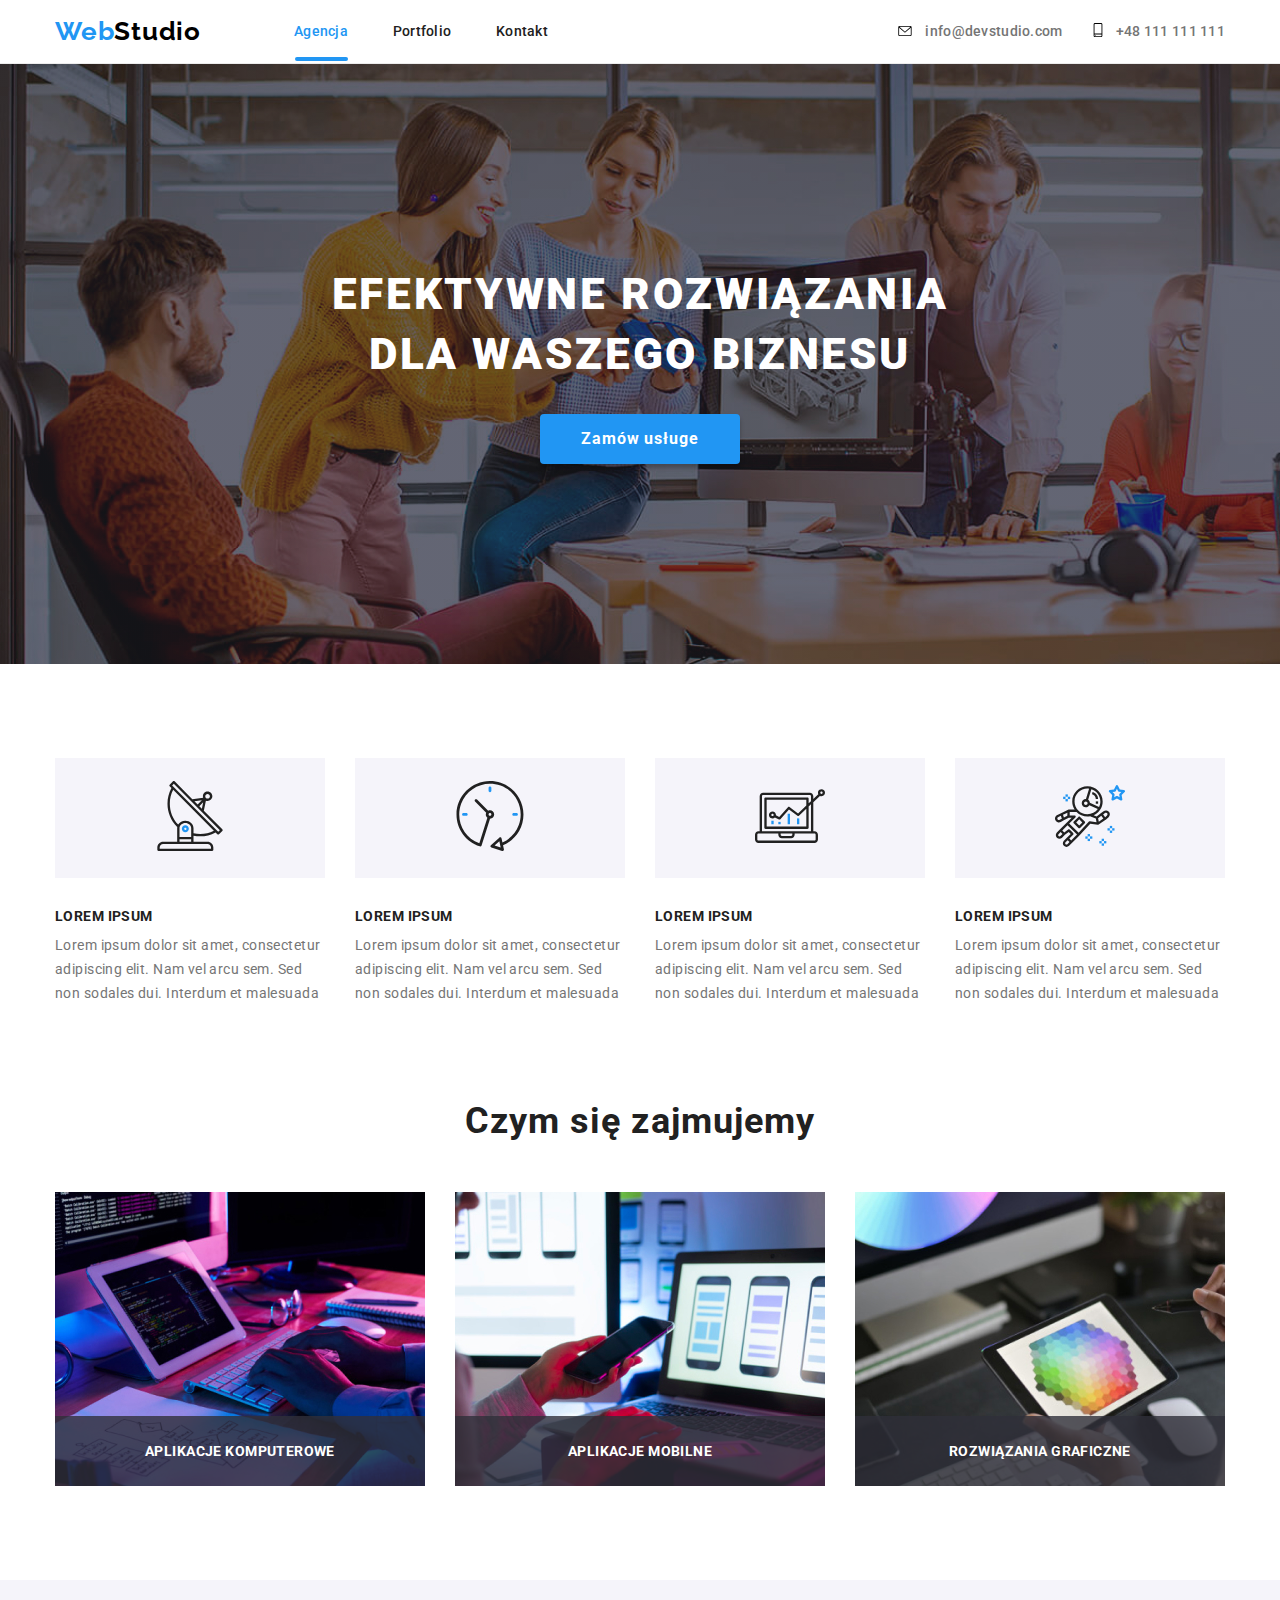
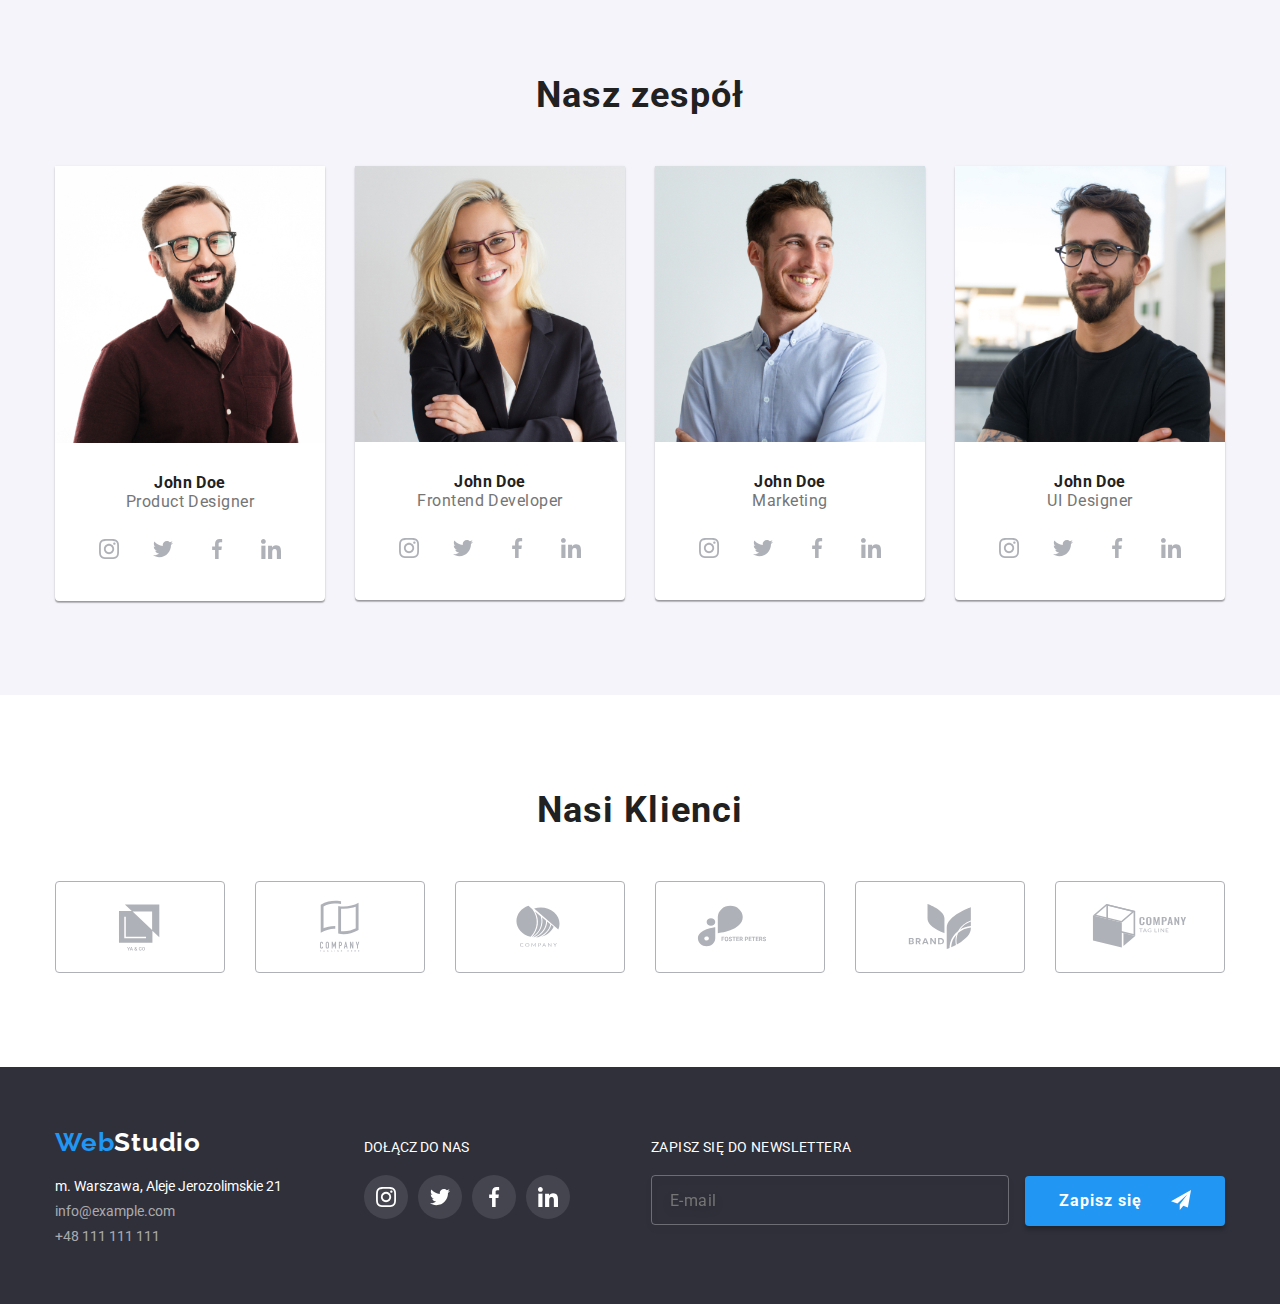
<file: index.html>
<!DOCTYPE html>
<html lang="pl">
  <head>
    <meta charset="utf-8" />
    <meta name="viewport" content="width=device-width, initial-scale=1.0" />
    <title>Studio</title>
    <link
      rel="stylesheet"
      href="https://cdnjs.cloudflare.com/ajax/libs/modern-normalize/1.0.0/modern-normalize.min.css"
    />
    <link rel="preconnect" href="https://fonts.googleapis.com" />
    <link rel="preconnect" href="https://fonts.gstatic.com" crossorigin />
    <link
      href="https://fonts.googleapis.com/css2?family=Raleway:wght@700&family=Roboto:wght@400;500;700;900&display=swap"
      rel="stylesheet"
    />
    <link rel="stylesheet" href="css/main.min.css" />
  </head>
  <body>
    <!-- Header -->
    <header class="page-header">
      <div class="container page-header__container">
        <a class="logo link page-header__logo" href="index.html">
          Web<span class="logo__part--light-theme">Studio</span>
        </a>
        <a class="page-header__menu" data-menu-open>
          <svg class="page-header__menu__burger">
            <use href="images/icons.svg#icon-menu_24pxburger"></use>
          </svg>
        </a>
        <nav class="page-header__nav">
          <ul class="nav list">
            <li class="nav__item">
              <a class="nav__link link active" href="#"> Agencja</a>
            </li>

            <li class="nav__item">
              <a class="nav__link link" href="portfolio.html">Portfolio</a>
            </li>

            <li class="nav__item">
              <a class="nav__link link" href="#">Kontakt</a>
            </li>
          </ul>
        </nav>
        <ul class="page-header__contacts contacts list">
          <li class="contacts__item">
            <a
              class="contacts__link contacts__link--mail link"
              href="mailto:info@devstudio.com"
            >
              <svg class="contacts__icon--mail">
                <use href="images/icons.svg#icon-header-1envelope"></use>
              </svg>
              info@devstudio.com</a
            >
          </li>
          <li class="contacts__item">
            <a
              class="contacts__link contacts__link--phone link"
              href="tel:+48111111111"
            >
              <svg class="contacts__icon--phone">
                <use href="images/icons.svg#icon-header-2smartphone"></use>
              </svg>
              +48 111 111 111</a
            >
          </li>
        </ul>
      </div>
    </header>
    <!-- <main> -->
    <main>
      <section class="main-section">
        <div class="container main-section__container">
          <h1 class="main-section__header">
            efektywne rozwiązania dla waszego biznesu
          </h1>
          <button class="main-section__btn btn" type="button" data-modal-open>
            Zamów usługe
          </button>
        </div>
      </section>

      <section class="feature">
        <div class="feature__container container">
          <ul class="feature__container__list list">
            <li class="feature__container__item feature-card link">
              <div class="feature-card__icon-box">
                <a class="feature-card__icon-box__link" href="">
                  <svg class="feature-card__icon-box__icon">
                    <use href="images/icons.svg#icon-s1-antenna"></use>
                  </svg>
                </a>
              </div>

              <div class="feature-card__text">
                <p class="feature-card__text__title">lorem ipsum</p>
                <p class="feature-card__text__desctription">
                  Lorem ipsum dolor sit amet, consectetur adipiscing elit. Nam
                  vel arcu sem. Sed non sodales dui. Interdum et malesuada
                </p>
              </div>
            </li>
            <li class="feature__container__item feature-card link">
              <div class="feature-card__icon-box">
                <a class="feature-card__icon-box__link" href="">
                  <svg class="feature-card__icon-box__icon">
                    <use href="images/icons.svg#icon-s1-clock"></use>
                  </svg>
                </a>
              </div>

              <div class="feature-card__text">
                <p class="feature-card__text__title">lorem ipsum</p>
                <p class="feature-card__text__desctription">
                  Lorem ipsum dolor sit amet, consectetur adipiscing elit. Nam
                  vel arcu sem. Sed non sodales dui. Interdum et malesuada
                </p>
              </div>
            </li>
            <li class="feature__container__item feature-card link">
              <div class="feature-card__icon-box">
                <a class="feature-card__icon-box__link" href="">
                  <svg class="feature-card__icon-box__icon">
                    <use href="images/icons.svg#icon-s1-diagram"></use>
                  </svg>
                </a>
              </div>

              <div class="feature-card__text">
                <p class="feature-card__text__title">lorem ipsum</p>
                <p class="feature-card__text__desctription">
                  Lorem ipsum dolor sit amet, consectetur adipiscing elit. Nam
                  vel arcu sem. Sed non sodales dui. Interdum et malesuada
                </p>
              </div>
            </li>
            <li class="feature__container__item feature-card link">
              <div class="feature-card__icon-box">
                <a class="feature-card__icon-box__link" href="">
                  <svg class="feature-card__icon-box__icon">
                    <use href="images/icons.svg#icon-s1-astronaut"></use>
                  </svg>
                </a>
              </div>

              <div class="feature-card__text">
                <p class="feature-card__text__title">lorem ipsum</p>
                <p class="feature-card__text__desctription">
                  Lorem ipsum dolor sit amet, consectetur adipiscing elit. Nam
                  vel arcu sem. Sed non sodales dui. Interdum et malesuada
                </p>
              </div>
            </li>
          </ul>
        </div>
      </section>

      <section class="section section-offer">
        <div class="container offer">
          <h2 class="section__header">Czym się zajmujemy</h2>
          <ul class="offer__list">
            <li class="offer__list__item list">
              <figure class="offer-card">
                <img
                  class="offer-card__img"
                  src="images/desktop/offer/1-desktop-offer.jpg"
                  srcset="images/desktop/offer/1-desktop-offer@2x.jpg 2x"
                  alt="someone's writting on keybord"
                  width="370"
                  height="294"
                />
                <figcaption class="offer-card__caption">
                  Aplikacje komputerowe
                </figcaption>
              </figure>
            </li>
            <li class="offer__list__item list">
              <figure class="offer-card">
                <img
                  class="offer-card__img"
                  src="images/desktop/offer/2-desktop-offer.jpg"
                  srcset="images/desktop/offer/2-desktop-offer@2x.jpg 2x"
                  alt="someone's holding a phone"
                  width="370"
                  height="294"
                />
                <figcaption class="offer-card__caption">
                  Aplikacje mobilne
                </figcaption>
              </figure>
            </li>
            <li class="offer__list__item list">
              <figure class="offer-card">
                <img
                  class="offer-card__img"
                  src="images/desktop/offer/3-desktop-offer.jpg"
                  srcset="images/desktop/offer/3-desktop-offer@2x.jpg 2x"
                  alt="someone's holding a tablet"
                  width="370"
                  height="294"
                />
                <figcaption class="offer-card__caption">
                  Rozwiązania graficzne
                </figcaption>
              </figure>
            </li>
          </ul>
        </div>
      </section>

      <section class="section workers">
        <div class="container">
          <h2 class="section__header workers__header">Nasz zespół</h2>

          <ul class="list workers__list">
            <li class="workers__list__item">
              <div class="workers-card">
                <img
                  class="workers-card__photo"
                  src="images/mobile/workers/1-mobile-workers.jpg"
                  alt="photo Product Designer"
                />
                <div class="workers-card__text">
                  <h3 class="workers-card__text__title">John Doe</h3>
                  <p class="workers-card__text__description">
                    Product Designer
                  </p>
                </div>
                <div class="workers-card__social-list">
                  <ul class="social-list list">
                    <li class="social-list__item">
                      <a class="social-list__item__link" href="">
                        <svg class="social-list__item__icon">
                          <use href="images/icons.svg#icon-s3-insta"></use>
                        </svg>
                      </a>
                    </li>
                    <li class="social-list__item">
                      <a class="social-list__item__link" href="">
                        <svg class="social-list__item__icon">
                          <use href="images/icons.svg#icon-s3-twitter"></use>
                        </svg>
                      </a>
                    </li>
                    <li class="social-list__item">
                      <a class="social-list__item__link" href="">
                        <svg class="social-list__item__icon">
                          <use href="images/icons.svg#icon-s3-fb"></use>
                        </svg>
                      </a>
                    </li>
                    <li class="social-list__item">
                      <a class="social-list__item__link" href="">
                        <svg class="social-list__item__icon">
                          <use href="images/icons.svg#icon-s3-in"></use>
                        </svg>
                      </a>
                    </li>
                  </ul>
                </div>
              </div>
            </li>

            <li class="workers__list__item">
              <div class="workers-card">
                <img
                  class="workers-card__photo"
                  src="images/mobile/workers/2-mobile-workers.jpg"
                  srcset="images/mobile/workers/2-mobile-workers@2x.jpg 2x"
                  alt="photo Frontend Developer"
                />
                <div class="workers-card__text">
                  <h3 class="workers-card__text__title">John Doe</h3>
                  <p class="workers-card__text__description">
                    Frontend Developer
                  </p>
                </div>
                <div class="workers-card__social-list">
                  <ul class="social-list list">
                    <li class="social-list__item">
                      <a class="social-list__item__link" href="">
                        <svg class="social-list__item__icon">
                          <use href="images/icons.svg#icon-s3-insta"></use>
                        </svg>
                      </a>
                    </li>
                    <li class="social-list__item">
                      <a class="social-list__item__link" href="">
                        <svg class="social-list__item__icon">
                          <use href="images/icons.svg#icon-s3-twitter"></use>
                        </svg>
                      </a>
                    </li>
                    <li class="social-list__item">
                      <a class="social-list__item__link" href="">
                        <svg class="social-list__item__icon">
                          <use href="images/icons.svg#icon-s3-fb"></use>
                        </svg>
                      </a>
                    </li>
                    <li class="social-list__item">
                      <a class="social-list__item__link" href="">
                        <svg class="social-list__item__icon">
                          <use href="images/icons.svg#icon-s3-in"></use>
                        </svg>
                      </a>
                    </li>
                  </ul>
                </div>
              </div>
            </li>

            <li class="workers__list__item">
              <div class="workers-card">
                <img
                  class="workers-card__photo"
                  src="images/mobile/workers/3-mobile-workers.jpg"
                  srcset="images/mobile/workers/3-mobile-workers@2x.jpg 2x"
                  alt="photo Marketing"
                />
                <div class="workers-card__text">
                  <h3 class="workers-card__text__title">John Doe</h3>
                  <p class="workers-card__text__description">Marketing</p>
                </div>
                <div class="workers-card__social-list">
                  <ul class="social-list list">
                    <li class="social-list__item">
                      <a class="social-list__item__link" href="">
                        <svg class="social-list__item__icon">
                          <use href="images/icons.svg#icon-s3-insta"></use>
                        </svg>
                      </a>
                    </li>
                    <li class="social-list__item">
                      <a class="social-list__item__link" href="">
                        <svg class="social-list__item__icon">
                          <use href="images/icons.svg#icon-s3-twitter"></use>
                        </svg>
                      </a>
                    </li>
                    <li class="social-list__item">
                      <a class="social-list__item__link" href="">
                        <svg class="social-list__item__icon">
                          <use href="images/icons.svg#icon-s3-fb"></use>
                        </svg>
                      </a>
                    </li>
                    <li class="social-list__item">
                      <a class="social-list__item__link" href="">
                        <svg class="social-list__item__icon">
                          <use href="images/icons.svg#icon-s3-in"></use>
                        </svg>
                      </a>
                    </li>
                  </ul>
                </div>
              </div>
            </li>

            <li class="workers__list__item">
              <div class="workers-card">
                <img
                  class="workers-card__photo"
                  src="images/mobile/workers/4-mobile-workers.jpg"
                  srcset="images/mobile/workers/4-mobile-workers@2x.jpg 2x"
                  alt="photo UI Designer"
                />
                <div class="workers-card__text">
                  <h3 class="workers-card__text__title">John Doe</h3>
                  <p class="workers-card__text__description">UI Designer</p>
                </div>
                <div class="workers-card__social-list">
                  <ul class="social-list list">
                    <li class="social-list__item">
                      <a class="social-list__item__link" href="">
                        <svg class="social-list__item__icon">
                          <use href="images/icons.svg#icon-s3-insta"></use>
                        </svg>
                      </a>
                    </li>
                    <li class="social-list__item">
                      <a class="social-list__item__link" href="">
                        <svg class="social-list__item__icon">
                          <use href="images/icons.svg#icon-s3-twitter"></use>
                        </svg>
                      </a>
                    </li>
                    <li class="social-list__item">
                      <a class="social-list__item__link" href="">
                        <svg class="social-list__item__icon">
                          <use href="images/icons.svg#icon-s3-fb"></use>
                        </svg>
                      </a>
                    </li>
                    <li class="social-list__item">
                      <a class="social-list__item__link" href="">
                        <svg class="social-list__item__icon">
                          <use href="images/icons.svg#icon-s3-in"></use>
                        </svg>
                      </a>
                    </li>
                  </ul>
                </div>
              </div>
            </li>
          </ul>
        </div>
      </section>

      <section class="section clients">
        <div class="clients__container container">
          <h2 class="section__header">Nasi Klienci</h2>
          <ul class="list clients__container__list">
            <li class="clients__item">
              <a class="clients__item__link" href="">
                <svg class="clients__item__icon">
                  <use href="images/icons.svg#icon-s4-1"></use>
                </svg>
              </a>
            </li>
            <li class="clients__item">
              <a class="clients__item__link" href="">
                <svg class="clients__item__icon">
                  <use href="images/icons.svg#icon-s4-2"></use>
                </svg>
              </a>
            </li>
            <li class="clients__item">
              <a class="clients__item__link" href="">
                <svg class="clients__item__icon">
                  <use href="images/icons.svg#icon-s4-3"></use>
                </svg>
              </a>
            </li>
            <li class="clients__item">
              <a class="clients__item__link" href="">
                <svg class="clients__item__icon">
                  <use href="images/icons.svg#icon-s4-4"></use>
                </svg>
              </a>
            </li>
            <li class="clients__item">
              <a class="clients__item__link" href="">
                <svg class="clients__item__icon">
                  <use href="images/icons.svg#icon-s4-5"></use>
                </svg>
              </a>
            </li>
            <li class="clients__item">
              <a class="clients__item__link" href="">
                <svg class="clients__item__icon">
                  <use href="images/icons.svg#icon-s4-6"></use>
                </svg>
              </a>
            </li>
          </ul>
        </div>
      </section>
    </main>
    <!-- menu mobile-->
    <div class="backdrop backdrop__is-hidden" data-mobile-menu>
      <div class="mobile-menu">
        <button class="mobile-menu__btn" data-menu-close>
          <svg class="mobile-menu__btn__icon">
            <use href="images/icons.svg#icon-menu-close-btn"></use>
          </svg>
        </button>
        <nav class="mobile-menu__nav">
          <ul class="nav list">
            <li class="nav__item">
              <a class="nav__link link active" href="index.html"> Agencja</a>
            </li>

            <li class="nav__item">
              <a class="nav__link link" href="portfolio.html">Portfolio</a>
            </li>

            <li class="nav__item">
              <a class="nav__link link" href="#">Kontakt</a>
            </li>
          </ul>
        </nav>
        <div class="mobile-menu__contacts">
          <ul class="mobile-menu__contacts contacts list">
            <li class="contacts__item">
              <a
                class="contacts__link contacts__link--phone link"
                href="tel:+48111111111"
              >
                <svg class="contacts__icon--phone">
                  <use href="images/icons.svg#icon-header-2smartphone"></use>
                </svg>
                +48 111 111 111</a
              >
            </li>
            <li class="contacts__item">
              <a
                class="contacts__link contacts__link--mail link"
                href="mailto:info@devstudio.com"
              >
                <svg class="contacts__icon--mail">
                  <use href="images/icons.svg#icon-header-1envelope"></use>
                </svg>
                info@devstudio.com</a
              >
            </li>
          </ul>
          <ul class="mobile-menu__social-media social-media list">
            <li class="social-media__item">
              <a href="#" class="social-media__link link">Instagram</a>
            </li>
            <li class="social-media__item">
              <a href="#" class="social-media__link link">Twitter</a>
            </li>
            <li class="social-media__item">
              <a href="#" class="social-media__link link">Facebook</a>
            </li>
            <li class="social-media__item">
              <a href="#" class="social-media__link link">Linkedin</a>
            </li>
          </ul>
        </div>
      </div>
    </div>
    <!-- Footer -->
    <footer class="page-footer">
      <div class="page-footer__container container">
        <div class="page-footer__contacts">
          <a
            class="logo page-footer__contacts__logo link"
            href="index.html"
            target="_blank"
            >Web<span class="logo__part--dark-theme">Studio</span></a
          >
          <address class="address">
            <ul class="page-footer____contacts__address list address">
              <li class="address__item">
                <a
                  class="address__link--light link"
                  href="https://goo.gl/maps/cFLBsoUrSZg4NFTS6"
                  target="_blank"
                >
                  m. Warszawa, Aleje Jerozolimskie 21</a
                >
              </li>
              <li class="address__item">
                <a
                  class="address__link--dark link"
                  href="mailto:info@example.com"
                  >info@example.com</a
                >
              </li>
              <li class="address__item">
                <a class="address__link--dark link" href="tel:+48111111111"
                  >+48 111 111 111</a
                >
              </li>
            </ul>
          </address>
        </div>
        <div class="page-footer__social-links">
          <p class="page-footer__social-links__title">dołącz do nas</p>
          <ul class="page-footer__social-list list">
            <ul class="social-list list">
              <li class="social-list__item">
                <a class="social-list__item__link dark-theme" href="">
                  <svg class="social-list__item__icon">
                    <use href="images/icons.svg#icon-s3-insta"></use>
                  </svg>
                </a>
              </li>
              <li class="social-list__item">
                <a class="social-list__item__link dark-theme" href="">
                  <svg class="social-list__item__icon">
                    <use href="images/icons.svg#icon-s3-twitter"></use>
                  </svg>
                </a>
              </li>
              <li class="social-list__item">
                <a class="social-list__item__link dark-theme" href="">
                  <svg class="social-list__item__icon">
                    <use href="images/icons.svg#icon-s3-fb"></use>
                  </svg>
                </a>
              </li>
              <li class="social-list__item">
                <a class="social-list__item__link dark-theme" href="">
                  <svg class="social-list__item__icon">
                    <use href="images/icons.svg#icon-s3-in"></use>
                  </svg>
                </a>
              </li>
            </ul>
          </ul>
        </div>

        <div class="page-footer__form">
          <form
            name="newsletter-form"
            autocomplete="on"
            novalidate
            class="newsletter-form"
          >
            <label class="newsletter-form__label">
              <p class="newsletter-form__title">Zapisz się do newslettera</p>
              <input
                type="e-mail"
                name="newsletter-form"
                class="newsletter-form__input"
                placeholder="E-mail"
              />
            </label>
            <button
              type="submit"
              class="btn page-footer__btn"
              name="newsletter-form"
            >
              Zapisz się
              <svg class="newsletter-form__icon">
                <use href="images/icons.svg#icon-footer-newsletter-sent"></use>
              </svg>
            </button>
          </form>
        </div>
      </div>
    </footer>

    <!-- modal-->

    <div class="backdrop backdrop__is-hidden" data-modal>
      <div class="modal">
        <button type="button" class="modal__btn--close" data-modal-close>
          <svg class="modal__btn--icon">
            <use href="images/icons.svg#icon-close-black"></use>
          </svg>
        </button>

        <form class="modal__form" action="#" method="post">
          <fieldset class="modal__form__group">
            <legend class="modal__form__header">
              Zostaw swoje dane w formularzu poniżej
            </legend>
            <div class="div-class">
              <label class="modal__form__label">
                Imię
                <input class="modal__form__input" type="text" name="name" />
                <svg class="modal__form__icon modal__form__icon--name">
                  <use href="images/icons.svg#icon-form-avatar"></use>
                </svg>
              </label>
              <label class="modal__form__label" class="view" class="name">
                Telefon
                <input class="modal__form__input" type="text" name="name" />
                <svg class="modal__form__icon modal__form__icon--tel">
                  <use href="images/icons.svg#icon-form-phone"></use>
                </svg>
              </label>
              <label class="modal__form__label" class="view" class="name">
                Email
                <input class="modal__form__input" type="text" name="name" />
                <svg class="modal__form__icon modal__form__icon--email">
                  <use href="images/icons.svg#icon-form-mail"></use>
                </svg>
              </label>
              <label class="modal__form__usercomment"
                >Komentarz
                <textarea
                  class="modal__form__usercomment--text"
                  name="comment"
                  rows="8"
                  placeholder="Wprowadź tekst"
                ></textarea>
              </label>
              <input
                class="modal__declaration__input visually-hidden"
                id="user-policy"
                type="checkbox"
                name="policy"
              />
              <label for="user-policy" class="modal__declaration__label"
                >Oświadczam iż akceptuję
                <a class="modal__declaration__link">Regulamin </a>
                &nbspi&nbsp
                <a class="modal__declaration__link"> Politykę Prywatności</a
                >.</label
              >
              <button class="modal__btn btn" type="submit">Wyślij</button>
            </div>
          </fieldset>
        </form>
      </div>
    </div>
    <script src="js/modal.js"></script>
    <script src="js/mobile-menu.js"></script>
  </body>
</html>
</file>
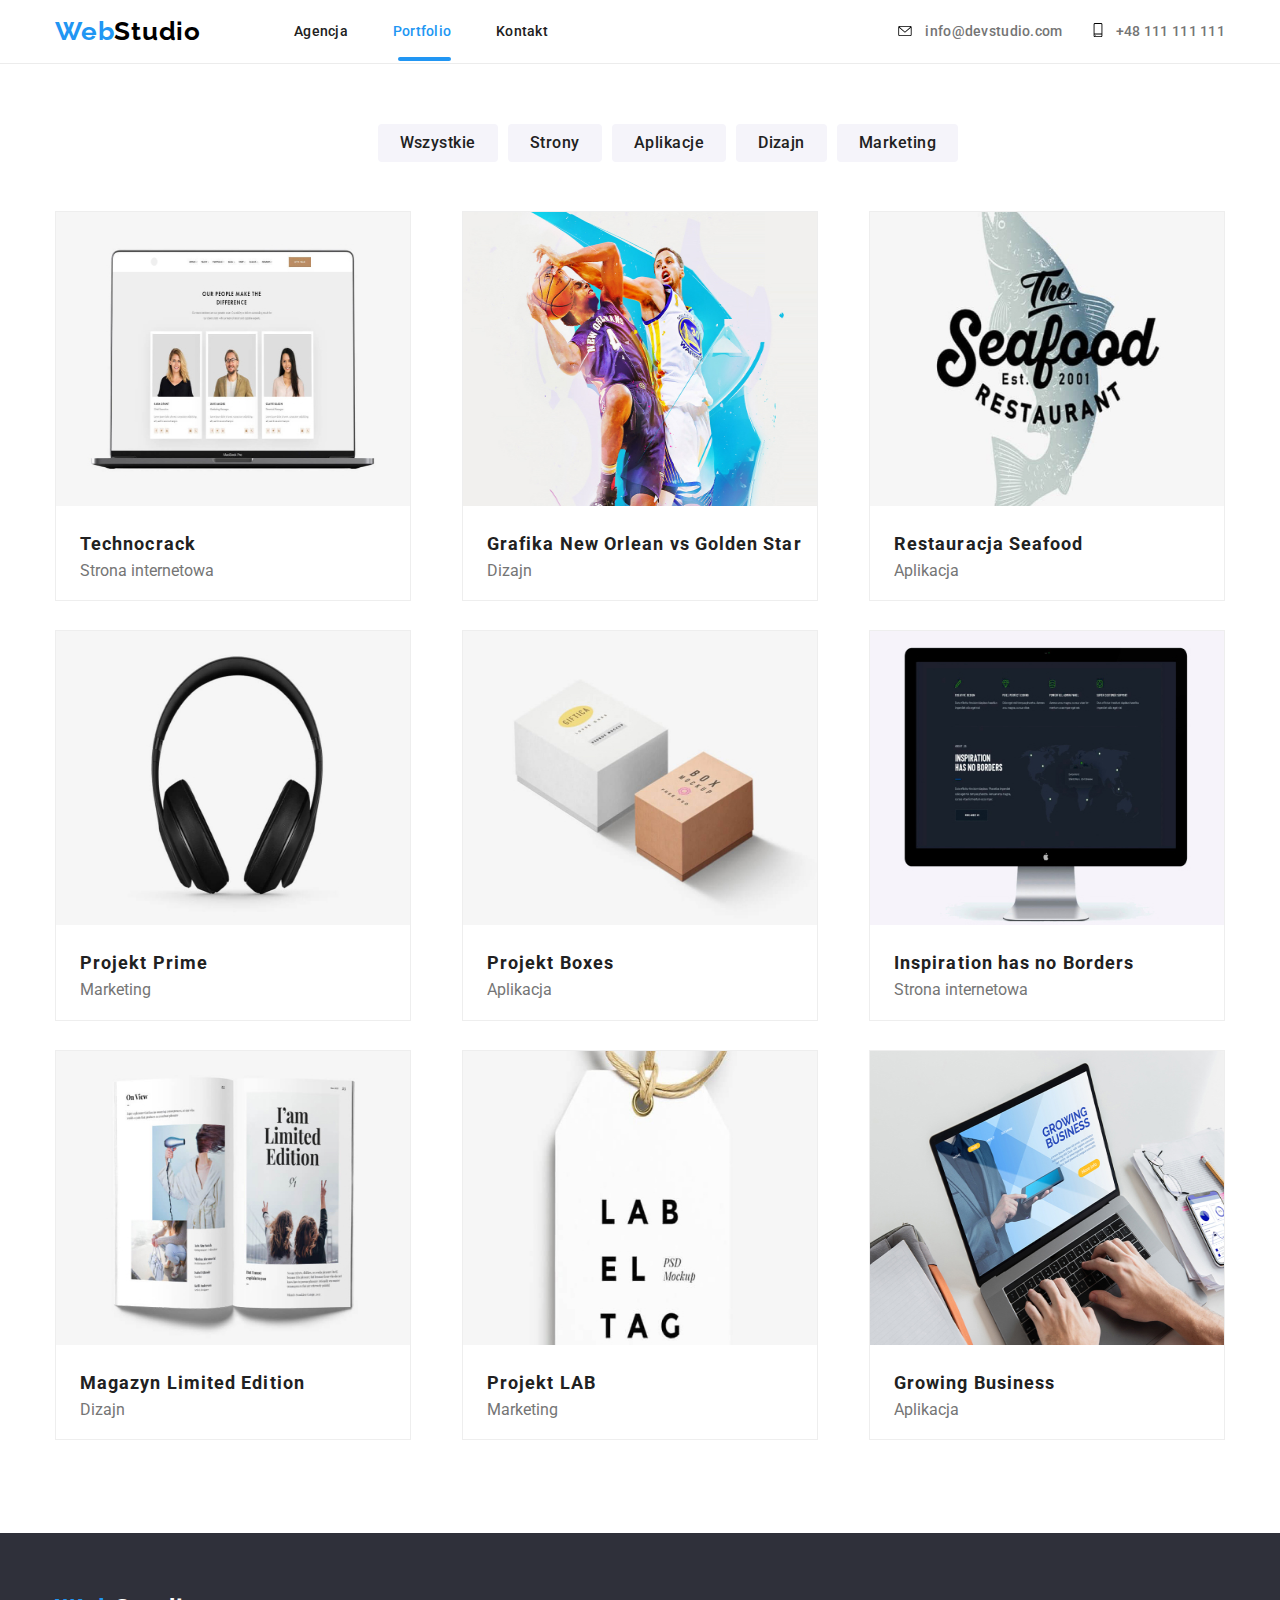
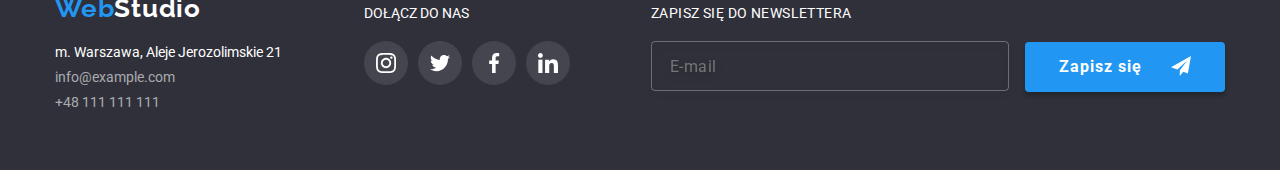
<file: portfolio.html>
<!DOCTYPE html>
<html lang="pl">
  <head>
    <meta charset="utf-8" />
    <meta name="viewport" content="width=device-width, initial-scale=1.0" />
    <title>Studio</title>
    <link
      rel="stylesheet"
      href="https://cdnjs.cloudflare.com/ajax/libs/modern-normalize/1.0.0/modern-normalize.min.css"
    />
    <link rel="preconnect" href="https://fonts.googleapis.com" />
    <link rel="preconnect" href="https://fonts.gstatic.com" crossorigin />
    <link
      href="https://fonts.googleapis.com/css2?family=Raleway:wght@700&family=Roboto:wght@400;500;700;900&display=swap"
      rel="stylesheet"
    />
    <link rel="stylesheet" href="css/main.min.css" />
  </head>
  <body>
    <!-- Header -->
    <header class="page-header">
      <div class="container page-header__container">
        <a class="logo link page-header__logo" href="index.html">
          Web<span class="logo__part--light-theme">Studio</span>
        </a>
        <a class="page-header__menu" data-menu-open>
          <svg class="page-header__menu__burger">
            <use href="images/icons.svg#icon-menu_24pxburger"></use>
          </svg>
        </a>

        <nav class="page-header__nav">
          <ul class="nav list">
            <li class="nav__item">
              <a class="nav__link link" href="index.html"> Agencja</a>
            </li>

            <li class="nav__item">
              <a class="nav__link link active" href="#">Portfolio</a>
            </li>

            <li class="nav__item">
              <a class="nav__link link" href="#">Kontakt</a>
            </li>
          </ul>
        </nav>
        <ul class="page-header__contacts contacts list">
          <li class="contacts__item">
            <a class="contacts__link link" href="mailto:info@devstudio.com">
              <svg class="contacts__icon--mail">
                <use href="images/icons.svg#icon-header-1envelope"></use>
              </svg>
              info@devstudio.com</a
            >
          </li>
          <li class="contacts__item">
            <a class="contacts__link link" href="tel:+48111111111">
              <svg class="contacts__icon--phone">
                <use href="images/icons.svg#icon-header-2smartphone"></use>
              </svg>
              +48 111 111 111</a
            >
          </li>
        </ul>
      </div>
    </header>

    <!-- Main -->
    <main>
      <aside class="menu-products container">
        <ul class="menu-products__buttons filters list">
          <li class="filters__item">
            <button class="filters__btn" type="button">Wszystkie</button>
          </li>
          <li class="filters__item">
            <button class="filters__btn" type="button">Strony</button>
          </li>
          <li class="filters__item">
            <button class="filters__btn" type="button">Aplikacje</button>
          </li>
          <li class="filters__item">
            <button class="filters__btn" type="button">Dizajn</button>
          </li>
          <li class="filters__item">
            <button class="filters__btn" type="button">Marketing</button>
          </li>
        </ul>
      </aside>

      <section class="products">
        <div class="products__cards container">
          <ul class="products__cards__list cards-list list">
            <li class="products__cards__card card">
              <img
                class="card_photo"
                src="images/mobile/product-portfolio/1-mobile-portfolio.jpg"
                alt="two people are playing basketball"
                srcset="
                  images/mobile/product-portfolio/1-mobile-portfolio@2x.jpg 2x
                "
                width="354"
                height="294"
              />
              <div class="card__text">
                <h3 class="card__text__title">Technocrack</h3>
                <p class="card__text__description">Strona internetowa</p>
              </div>
              <div class="card__hover">
                <p class="card__hover__text">
                  Technocrack jest popularną platformą wykorzystywaną do
                  rozpowszechniania koronawirusa. Firmy wykorzystują tę
                  platformę do celów szpiegowskich i ataków na niezabezpieczone
                  serwery konkurencji
                </p>
              </div>
            </li>
            <li class="products__cards__card card">
              <img
                class="card_photo"
                src="images/mobile/product-portfolio/2-mobile-portfolio.jpg"
                alt="two people are playing basketball"
                srcset="
                  images/mobile/product-portfolio/2-mobile-portfolio@2x.jpg 2x
                "
                width="354"
                height="294"
              />
              <div class="card__text">
                <h3 class="card__text__title">
                  Grafika New Orlean vs Golden Star
                </h3>
                <p class="card__text__description">Dizajn</p>
              </div>
              <div class="card__hover">
                <p class="card__hover__text">
                  Technocrack jest popularną platformą wykorzystywaną do
                  rozpowszechniania koronawirusa. Firmy wykorzystują tę
                  platformę do celów szpiegowskich i ataków na niezabezpieczone
                  serwery konkurencji
                </p>
              </div>
            </li>

            <li class="products__cards__card card">
              <img
                class="card_photo"
                src="images/mobile/product-portfolio/3-mobile-portfolio.jpg"
                alt="restaurant logo"
                srcset="
                  images/mobile/product-portfolio/3-mobile-portfolio@2x.jpg 2x
                "
                width="354"
                height="294"
              />
              <div class="card__text">
                <h3 class="card__text__title">Restauracja Seafood</h3>
                <p class="card__text__description">Aplikacja</p>
              </div>
              <div class="card__hover">
                <p class="card__hover__text">
                  Technocrack jest popularną platformą wykorzystywaną do
                  rozpowszechniania koronawirusa. Firmy wykorzystują tę
                  platformę do celów szpiegowskich i ataków na niezabezpieczone
                  serwery konkurencji
                </p>
              </div>
            </li>
            <li class="products__cards__card card">
              <img
                class="card_photo"
                src="images/mobile/product-portfolio/4-mobile-portfolio.jpg"
                alt="black headphones"
                srcset="
                  images/mobile/product-portfolio/4-mobile-portfolio@2x.jpg 2x
                "
                width="354"
                height="294"
              />

              <div class="card__text">
                <h3 class="card__text__title">Projekt Prime</h3>
                <p class="card__text__description">Marketing</p>
              </div>
              <div class="card__hover">
                <p class="card__hover__text">
                  Technocrack jest popularną platformą wykorzystywaną do
                  rozpowszechniania koronawirusa. Firmy wykorzystują tę
                  platformę do celów szpiegowskich i ataków na niezabezpieczone
                  serwery konkurencji
                </p>
              </div>
            </li>
            <li class="products__cards__card card">
              <img
                class="card_photo"
                src="images/mobile/product-portfolio/5-mobile-portfolio.jpg"
                alt="two boxes"
                srcset="
                  images/mobile/product-portfolio/5-mobile-portfolio@2x.jpg 2x
                "
                width="354"
                height="294"
              />
              <div class="card__text">
                <h3 class="card__text__title">Projekt Boxes</h3>
                <p class="card__text__description">Aplikacja</p>
              </div>
              <div class="card__hover">
                <p class="card__hover__text">
                  Technocrack jest popularną platformą wykorzystywaną do
                  rozpowszechniania koronawirusa. Firmy wykorzystują tę
                  platformę do celów szpiegowskich i ataków na niezabezpieczone
                  serwery konkurencji
                </p>
              </div>
            </li>
            <li class="products__cards__card card">
              <img
                class="card_photo"
                src="images/mobile/product-portfolio/6-mobile-portfolio.jpg"
                alt="browser open on the monitor"
                srcset="
                  images/mobile/product-portfolio/6-mobile-portfolio@2x.jpg 2x
                "
                width="354"
                height="294"
              />
              <div class="card__text">
                <h3 class="card__text__title">Inspiration has no Borders</h3>
                <p class="card__text__description">Strona internetowa</p>
              </div>
              <div class="card__hover">
                <p class="card__hover__text">
                  Technocrack jest popularną platformą wykorzystywaną do
                  rozpowszechniania koronawirusa. Firmy wykorzystują tę
                  platformę do celów szpiegowskich i ataków na niezabezpieczone
                  serwery konkurencji
                </p>
              </div>
            </li>
            <li class="products__cards__card card">
              <img
                class="card_photo"
                src="images/mobile/product-portfolio/7-mobile-portfolio.jpg"
                alt="photo of the magazine"
                srcset="
                  images/mobile/product-portfolio/7-mobile-portfolio@2x.jpg 2x
                "
                width="354"
                height="294"
              />
              <div class="card__text">
                <h3 class="card__text__title">Magazyn Limited Edition</h3>
                <p class="card__text__description">Dizajn</p>
              </div>
              <div class="card__hover">
                <p class="card__hover__text">
                  Technocrack jest popularną platformą wykorzystywaną do
                  rozpowszechniania koronawirusa. Firmy wykorzystują tę
                  platformę do celów szpiegowskich i ataków na niezabezpieczone
                  serwery konkurencji
                </p>
              </div>
            </li>
            <li class="products__cards__card card">
              <img
                class="card_photo"
                src="images/mobile/product-portfolio/8-mobile-portfolio.jpg"
                alt="photo of the label"
                srcset="
                  images/mobile/product-portfolio/8-mobile-portfolio@2x.jpg 2x
                "
                width="354"
                height="294"
              />
              <div class="card__text">
                <h3 class="card__text__title">Projekt LAB</h3>
                <p class="card__text__description">Marketing</p>
              </div>
              <div class="card__hover">
                <p class="card__hover__text">
                  Technocrack jest popularną platformą wykorzystywaną do
                  rozpowszechniania koronawirusa. Firmy wykorzystują tę
                  platformę do celów szpiegowskich i ataków na niezabezpieczone
                  serwery konkurencji
                </p>
              </div>
            </li>
            <li class="products__cards__card card">
              <img
                class="card_photo"
                src="images/mobile/product-portfolio/9-mobile-portfolio.jpg"
                alt="someone is writing on the tablet"
                srcset="
                  images/mobile/product-portfolio/9-mobile-portfolio@2x.jpg 2x
                "
                width="354"
                height="294"
              />
              <div class="card__text">
                <h3 class="card__text__title">Growing Business</h3>
                <p class="card__text__description">Aplikacja</p>
              </div>
              <div class="card__hover">
                <p class="card__hover__text">
                  Technocrack jest popularną platformą wykorzystywaną do
                  rozpowszechniania koronawirusa. Firmy wykorzystują tę
                  platformę do celów szpiegowskich i ataków na niezabezpieczone
                  serwery konkurencji
                </p>
              </div>
            </li>
          </ul>
        </div>
      </section>
    </main>
     <!-- menu mobile-->
    <div class="backdrop__is-hidden backdrop" data-mobile-menu>
      <div class="mobile-menu">

        <button class="mobile-menu__btn" data-menu-close>
          <svg class="mobile-menu__btn__icon">
            <use href="images/icons.svg#icon-menu-close-btn"></use>
          </svg>

        </button>
        <nav class="mobile-menu__nav">
          <ul class="nav list">
            <li class="nav__item ">
              <a class="nav__link link" href="index.html"> Agencja</a>
            </li>

            <li class="nav__item">
              <a class="nav__link link active" href="portfolio.html">Portfolio</a>
            </li>

            <li class="nav__item">
              <a class="nav__link link" href="#">Kontakt</a>
            </li>
          </ul>
        </nav>
        <div class="mobile-menu__contacts">
          <ul class="mobile-menu__contacts contacts list">
            <li class="contacts__item">
              <a
                class="contacts__link contacts__link--phone link"
                href="tel:+48111111111"
              >
                <svg class="contacts__icon--phone">
                  <use href="images/icons.svg#icon-header-2smartphone"></use>
                </svg>
                +48 111 111 111</a
              >
            </li>
            <li class="contacts__item">
              <a
                class="contacts__link contacts__link--mail link"
                href="mailto:info@devstudio.com"
              >
                <svg class="contacts__icon--mail">
                  <use href="images/icons.svg#icon-header-1envelope"></use>
                </svg>
                info@devstudio.com</a
              >
            </li>
          </ul>
          <ul class="mobile-menu__social-media social-media list">
            <li class="social-media__item">
              <a href="#" class="social-media__link link">Instagram</a>
            </li>
            <li class="social-media__item">
              <a href="#" class="social-media__link link">Twitter</a>
            </li>
            <li class="social-media__item">
              <a href="#" class="social-media__link link">Facebook</a>
            </li>
            <li class="social-media__item">
              <a href="#" class="social-media__link link">Linkedin</a>
            </li>
          </ul>
        </div>
      </div>
    </div>
    <!-- Footer -->
    <footer class="page-footer">
      <div class="page-footer__container container">
        <div class="page-footer__contacts">
          <a
            class="logo page-footer__contacts__logo link"
            href="index.html"
            target="_blank"
            >Web<span class="logo__part--dark-theme">Studio</span></a
          >
          <address class="address">
            <ul class="page-footer____contacts__address list address">
              <li class="address__item">
                <a
                  class="address__link--light link"
                  href="https://goo.gl/maps/cFLBsoUrSZg4NFTS6"
                  target="_blank"
                >
                  m. Warszawa, Aleje Jerozolimskie 21</a
                >
              </li>
              <li class="address__item">
                <a
                  class="address__link--dark link"
                  href="mailto:info@example.com"
                  >info@example.com</a
                >
              </li>
              <li class="address__item">
                <a class="address__link--dark link" href="tel:+48111111111"
                  >+48 111 111 111</a
                >
              </li>
            </ul>
          </address>
        </div>
        <div class="page-footer__social-links">
          <p class="page-footer__social-links__title">dołącz do nas</p>
          <ul class="page-footer__social-list list">
            <ul class="social-list list">
                    <li class="social-list__item">
                      <a class="social-list__item__link dark-theme" href="">
                        <svg class="social-list__item__icon">
                          <use href="images/icons.svg#icon-s3-insta"></use>
                        </svg>
                      </a>
                    </li>
                    <li class="social-list__item">
                      <a class="social-list__item__link dark-theme" href="">
                        <svg class="social-list__item__icon">
                          <use href="images/icons.svg#icon-s3-twitter"></use>
                        </svg>
                      </a>
                    </li>
                    <li class="social-list__item">
                      <a class="social-list__item__link dark-theme" href="">
                        <svg class="social-list__item__icon">
                          <use href="images/icons.svg#icon-s3-fb"></use>
                        </svg>
                      </a>
                    </li>
                    <li class="social-list__item">
                      <a class="social-list__item__link dark-theme" href="">
                        <svg class="social-list__item__icon">
                          <use href="images/icons.svg#icon-s3-in"></use>
                        </svg>
                      </a>
                    </li>
                  
          </ul>
        </div>
        <div class="page-footer__form">
          <form
            name="newsletter-form"
            autocomplete="on"
            novalidate
            class="newsletter-form"
          >
            <label class="newsletter-form__label">
              <p class="newsletter-form__title">Zapisz się do newslettera</p>
              <input
                type="e-mail"
                name="newsletter-form"
                class="newsletter-form__input"
                placeholder="E-mail"
              />
            </label>
            <button type="submit" class="btn page-footer__btn" name="newsletter-form">
              Zapisz się
              <svg class="newsletter-form__icon">
                <use href="images/icons.svg#icon-footer-newsletter-sent"></use>
              </svg>
            </button>
          </form>
        </div>
      </div> 
          <script src="js/mobile-menu.js"></script>

  </body>
</html>
</file>
<file: css/main.min.css>
.visually-hidden{position:absolute !important;clip:rect(1px 1px 1px 1px);clip:rect(1px 1px 1px 1px);padding:0 !important;border:0 !important;height:1px !important;width:1px !important;overflow:hidden}body{font-family:"Roboto",sans-serif;color:#757575}h1,h2,h3,h4,h5,h6{margin:0}ul,ol,p,figure{padding:0;margin:0}img{display:block;max-width:100%}.list{list-style:none}.link{text-decoration:none;font-style:normal}button{font-family:"Roboto",sans-serif;cursor:pointer}.container{max-width:100%;padding:0 15px;align-items:center;margin:0 auto}@media screen and (min-width: 480px){.container{width:480px;padding:0 15px}}@media screen and (min-width: 768px){.container{width:768px;padding:0 15px}}@media screen and (min-width: 1200px){.container{width:1200px;padding:0 15px}}.section__header{color:#212121;font-weight:700;line-height:1.167;text-align:center;letter-spacing:0.03em;padding-bottom:50px}@media screen and (max-width: 768px){.section{padding-top:60px;padding-bottom:29px}.section__header{font-size:28px;line-height:1.179}}@media screen and (min-width: 1200px){.section{padding-top:94px;padding-bottom:94px}.section__header{font-size:36px;line-height:1.167}}.address{font-size:14px;text-align:center}.address__item:not(:last-child){padding-bottom:9px}.address__link--light{color:#fff}.address__link--dark{color:rgba(255,255,255,0.6)}@media screen and (min-width: 1200px){.address{text-align:start}}.btn{font-style:"Roboto",sans-serif;font-weight:700;font-size:16px;width:200px;height:50px;background-color:#2196f3;color:#fff;line-height:1.875;letter-spacing:0.06em;box-shadow:0px 4px 4px rgba(0,0,0,0.25);border:none;border-radius:4px}.card{display:flex;flex-direction:column;border:1px solid #eeeeee;position:relative;overflow:hidden}.card:hover,.card:focus{box-shadow:0px 1px 1px rgba(0,0,0,0.12),0px 4px 4px rgba(0,0,0,0.06),1px 4px 6px rgba(0,0,0,0.16)}.card:hover .card__hover{transform:translateY(0)}.card__text{padding-left:24px;padding-bottom:20px;background-color:#fff;z-index:2}.card__text__title{color:#212121;font-weight:700;font-size:18px;line-height:2;letter-spacing:0.06em;padding-top:20px}.card__hover{width:370px;height:294px;position:absolute;background-color:rgba(33,150,243,0.9);top:1px;right:1px;transform:translateY(100%);color:#fff;transition-property:transform;transition-duration:250ms;transition-timing-function:ease}.card__hover__text{padding-left:24px;padding-top:49px;font-size:18px;line-height:1.556;letter-spacing:0.03em}@media screen and (min-width: 1200px){.card{display:flex;flex-direction:column;border:1px solid #eeeeee;position:relative;overflow:hidden}.card:hover,.card:focus{box-shadow:0px 1px 1px rgba(0,0,0,0.12),0px 4px 4px rgba(0,0,0,0.06),1px 4px 6px rgba(0,0,0,0.16)}.card:hover .card__hover{transform:translateY(0)}.card__text{padding-left:24px;padding-bottom:20px;background-color:#fff;z-index:2}.card__text__title{color:#212121;font-weight:700;font-size:18px;line-height:2;letter-spacing:0.06em;padding-top:20px}.card__hover{width:370px;height:294px;position:absolute;background-color:rgba(33,150,243,0.9);top:0;right:0;transform:translateY(100%);color:#fff;transition-property:transform;transition-duration:250ms;transition-timing-function:ease}.card__hover__text{padding-left:24px;padding-top:49px;font-size:18px;line-height:1.556;letter-spacing:0.03em}}.contacts{display:flex}.contacts__link{color:#757575;transition-property:color, fill;transition-duration:250ms;transition-timing-function:cubic-bezier(0.4, 0, 0.2, 1)}.contacts__link:hover,.contacts__link:focus{color:#2196f3;fill:#2196f3}@media screen and (max-width: 767px){.contacts{margin-left:40px;flex-direction:column}.contacts__item{margin-bottom:32px}.contacts__link{color:#757575}.contacts__link--mail{font-weight:500;font-size:24px;line-height:1.166;letter-spacing:0.02em;color:#757575}.contacts__link--phone{font-weight:500;font-size:34px;line-height:1.176;letter-spacing:0.02em;color:#2196f3}.contacts__icon--mail,.contacts__icon--phone{display:none}}@media screen and (min-width: 768px) and (max-width: 1199px){.contacts__link{font-weight:500;font-size:12px;line-height:1, 167;letter-spacing:0.02em}.contacts__item{margin-bottom:10px}.contacts__icon--phone{vertical-align:text-top;margin-left:8px;width:10px;height:14px}.contacts__icon--mail{margin-left:8px;width:14px;height:10px}}@media screen and (min-width: 1200px){.contacts__link{font-weight:500;font-size:14px;letter-spacing:0.02em}.contacts__icon--mail{margin-right:10px;width:14px;height:10px}.contacts__icon--phone{vertical-align:text-top;margin-right:10px;width:10px;height:14px}.contacts__item{margin-left:30px}}.filters{width:392px;display:flex;flex-wrap:wrap}.filters__btn{color:#212121;font-weight:500;font-size:16px;line-height:1.625;text-align:center;letter-spacing:0.03em;padding:6px 22px;border-radius:4px;border:none;background-color:#f5f4fa;transition-property:color, background-color;transition-duration:250ms;transition-timing-function:cubic-bezier(0.4, 0, 0.2, 1)}.filters__btn:hover,.filters__btn:focus{background-color:#2196f3;color:#fff}.filters__item{margin-bottom:15px;margin-right:10px}@media screen and (min-width: 768px){.filters{margin-left:47px;width:572px;display:flex;flex-wrap:nowrap;justify-content:space-between}.filters__btn{color:#212121;font-weight:500;font-size:16px;line-height:1.625;text-align:center;letter-spacing:0.03em;padding:6px 22px;border-radius:4px;border:none;background-color:#f5f4fa;transition-property:color, background-color;transition-duration:250ms;transition-timing-function:cubic-bezier(0.4, 0, 0.2, 1)}.filters__btn:hover,.filters__btn:focus{background-color:#2196f3;color:#fff}}.logo{color:#2196f3;font-family:"Raleway",sans-serif;font-weight:700;font-size:24px;line-height:1.167;letter-spacing:0.03em}.logo__part--light-theme{color:#000}.logo__part--dark-theme{color:#fff}@media screen and (min-width: 1200px){.logo{font-size:26px;line-height:1.192}}.modal{position:absolute;top:50%;left:50%;transform:translate(-50%, -50%);background-color:#fff;transition-property:transform, opacity;transition-timing-function:cubic-bezier(0.4, 0, 0.2, 1);transform:translate3d(0, 0, 0, 0);opacity:1}.modal__btn{margin-left:85px}.modal__btn--close{position:absolute;top:8px;right:8px;width:30px;height:30px;background-color:#fff;border:1px solid rgba(0,0,0,0.1);border-radius:50%;cursor:pointer}.modal__btn--icon{position:absolute;width:11px;height:11px;fill:#000000;top:9px;left:10px}.modal__form__group{display:block;border:none;margin:0;padding:0}.modal__form__header{font-weight:700;font-size:20px;line-height:1.15;text-align:center;letter-spacing:0.03em;color:#212121;padding:40px 40px 12px 40px}.modal__form__label,.modal__form__usercomment{display:flex;flex-direction:column;font-size:12px;line-height:1.167;letter-spacing:0.01em;margin-bottom:10px;position:relative}.modal__form__usercomment{margin-bottom:20px}.modal__form__usercomment--text{border:1px solid rgba(33,33,33,0.2);border-radius:4px;width:448px;min-height:120px;padding-left:16px;padding-top:12px;color:rgba(117,117,117,0.5);margin-top:4px;outline-color:#2196f3}.modal__form__icon{position:absolute;top:31px;left:15px;background-color:#fff}.modal__form__icon--name{width:12px;height:12px}.modal__form__icon--tel{width:13px;height:13px}.modal__form__icon--email{width:15px;height:12px}.modal__form__input{padding-left:42px;margin-top:4px;width:448px;height:40px;border:1px solid rgba(33,33,33,0.2);border-radius:4px;outline-color:#2196f3}.modal__form__input:focus+.modal__form__icon{outline-color:#2196f3;fill:#2196f3;transition-duration:250ms;transition-timing-function:cubic-bezier(0.4, 0, 0.2, 1)}.div-class{display:flex;flex-direction:column;margin-left:35px}.modal__declaration{font-size:14px;line-height:1.714;letter-spacing:0.03em;color:#757575;padding:0;position:relative;display:flex;flex-direction:column;align-items:center}.modal__declaration__input{margin-right:7px}.modal__declaration__input:checked+.modal__declaration__label::before{content:"";position:absolute;border-radius:2px;background-color:#2196f3;background-image:url("../images/checkbox.svg");background-size:contain;background-position:center;background-repeat:no-repeat;border:none;width:16px;height:15px;position:relative}.modal__declaration__label{margin-bottom:30px}.modal__declaration__label:before{display:inline-block;content:"";width:16px;height:15px;border:1px solid #000;margin-right:7px;border-radius:2px}.modal__declaration__link{color:#2196f3}@media screen and (max-width: 1199px){.modal{width:450px;height:609px}.modal__declaration__label{font-size:12px;line-height:14px}.modal__form__header{width:370px}.modal__form__input{width:370px}.modal__form__usercomment--text{width:370px}}@media screen and (min-width: 1200px){.modal{max-width:528px;height:581px}.modal__form__label{margin-right:30px}.modal__btn{margin-left:124px}}.nav__link{color:#212121;letter-spacing:0.02em;transition-property:color, fill;transition-duration:250ms;transition-timing-function:cubic-bezier(0.4, 0, 0.2, 1)}.nav__link:hover,.nav__link:focus{color:#2196f3;fill:#2196f3}@media screen and (max-width: 767px){.nav{display:flex;flex-direction:column}.nav__link{font-weight:500;font-size:40px}.nav__item{margin-bottom:32px}}@media screen and (min-width: 768px) and (max-width: 1199px){.nav{display:flex;justify-content:space-between}.nav__link{font-weight:500;font-size:14px;line-height:1, 143}}@media screen and (min-width: 1200px){.nav{display:flex;justify-content:space-between}.nav__link{font-weight:500;font-size:14px;line-height:1, 143}}.newsletter-form__label{text-transform:uppercase;color:#fff}.newsletter-form__icon{width:20px;height:20px;margin-left:24px;vertical-align:text-bottom}.newsletter-form__input{color:rgba(255,255,255,0.3);font-size:16px;line-height:1.25;letter-spacing:0.03em;width:100%;height:50px;margin-top:20px;margin-bottom:20px;padding-left:18px;border:1px solid rgba(255,255,255,0.3);filter:drop-shadow(0px 4px 4px rgba(0,0,0,0.15));border-radius:4px;background-color:rgba(0,0,0,0);transition-duration:250ms;transition-timing-function:cubic-bezier(0.4, 0, 0.2, 1)}.newsletter-form__title{font-size:14px;letter-spacing:0.03em}@media screen and (min-width: 768px) and (max-width: 1200px){.newsletter-form__label{display:flex;flex-direction:column}.newsletter-form__input{width:450px}}@media screen and (min-width: 1200px){.newsletter-form__input{width:358px}.newsletter-form__title{padding-top:72px}}.social-list{display:flex}.social-list__item:not(:last-child){margin-right:10px}.social-list__item__icon{width:20px;height:20px}.social-list__item__link{display:flex;width:44px;height:44px;border-radius:50%;align-items:center;justify-content:center;fill:#afb1b8;transition-property:background-color, fill;transition-duration:250ms;transition-timing-function:cubic-bezier(0.4, 0, 0.2, 1)}.social-list__item__link:hover,.social-list__item__link:focus{background-color:#2196f3;fill:#fff}.dark-theme{background-color:rgba(255,255,255,0.1);fill:#fff}.feature-card{display:block;height:auto;width:100%;display:flex;flex-direction:column;margin-bottom:30px}.feature-card__icon-box{background-color:#f5f4fa;max-width:450px;height:120px;display:flex;justify-content:center;align-items:center;margin-bottom:30px}.feature-card__icon-box__icon{width:70px;height:70px}.feature-card__text__title{font-size:14px;letter-spacing:0.03em;color:#212121;font-weight:700;line-height:1.143;text-transform:uppercase;margin-bottom:10px}.feature-card__text__desctription{font-size:14px;letter-spacing:0.03em;line-height:1.714}@media screen and (min-width: 768px){.feature-card{width:354px}.feature-card__icon-box{width:354px}}@media screen and (min-width: 1200px){.feature-card{margin-bottom:0;width:270px}.feature-card__icon-box{width:270px}}.offer-card{position:relative}.offer-card__caption{position:absolute;bottom:0px;font-weight:700;font-size:14px;line-height:1.143;text-align:center;letter-spacing:0.03em;text-transform:uppercase;color:#fff;background:rgba(47,48,58,0.8);width:100%;padding:27px}.workers-card{display:block;height:auto;width:100%;padding-bottom:30px;background-color:#fff;box-shadow:0px 1px 3px rgba(0,0,0,0.12),0px 1px 1px rgba(0,0,0,0.14),0px 2px 1px #00000033;border-radius:0px 0px 4px 4px}.workers-card__social-list{display:flex;justify-content:center}.workers-card__text__title{margin-top:30px;letter-spacing:0.03em;color:#212121}.workers-card__text__description{margin-bottom:16px}.workers-card__text__title,.workers-card__text__description{font-size:16px;line-height:1.188;text-align:center;letter-spacing:0.03em}@media screen and (max-width: 767px){.workers-card{padding-bottom:30px;box-shadow:0px 1px 3px rgba(0,0,0,0.12),0px 1px 1px rgba(0,0,0,0.14),0px 2px 1px #00000033;border-radius:0px 0px 4px 4px;width:450px}.workers-card__social-list{margin-left:32px}.workers-card__photo{width:450px;height:460px}.workers-card__text__title{letter-spacing:0.03em}.workers-card__text__description{margin-bottom:16px}.workers-card__text__title,.workers-card__text__description{font-size:16px;line-height:1.188;text-align:center;letter-spacing:0.03em}}@media screen and (min-width: 768px) and (max-width: 1199px){.workers-card{max-width:354px}}@media screen and (min-width: 1200px){.workers-card{margin-bottom:0;max-width:270px}}.clients__item__link{width:210px;height:92px;border:1px solid #afb1b8;border-radius:4px;align-items:center;justify-content:center;fill:#afb1b8;margin-bottom:29px;display:flex;transition-property:fill;transition-duration:250ms;transition-timing-function:cubic-bezier(0.4, 0, 0.2, 1)}.clients__item__link:hover,.clients__item__link:focus{border:1px solid #2196f3;fill:#2196f3}.clients__item__icon{width:106px;height:60px;display:flex;align-items:center;justify-content:center}@media screen and (min-width: 768px) and (max-width: 1200px){.clients__item__link{width:226px}}@media screen and (min-width: 1200px){.clients__item__link{width:170px;height:92px}.clients__item__link__icon{width:106px;height:60px}}@media screen and (max-width: 768px){.mobile-menu{display:flex;flex-direction:column}}@media screen and (min-width: 768px){.mobile-menu{display:none}}.mobile-menu{display:flex;flex-direction:column;justify-content:space-between;position:absolute;background-color:#fff;top:50%;left:50%;transform:translate(-50%, -50%);height:100%;background-color:#fff;transition-property:transform, opacity;transition-timing-function:cubic-bezier(0.4, 0, 0.2, 1);transform:translate3d(0, 0, 0, 0);opacity:1}.mobile-menu__nav{padding-top:48px;margin-left:40px}.mobile-menu__social-media{padding-bottom:48px}.mobile-menu{position:relative}.mobile-menu__btn{position:absolute;top:19px;right:15px;width:40px;height:40px;border:none;background-color:#fff;transition-property:color, fill;transition-duration:250ms;transition-timing-function:cubic-bezier(0.4, 0, 0.2, 1)}.mobile-menu__btn__icon{height:19px;width:19px}.mobile-menu__btn:hover{content:"";fill:#2196f3}.social-media{width:357px;justify-content:space-between;display:flex;margin-left:40px}.social-media__item{position:relative;font-weight:500;font-size:18px;line-height:22px;letter-spacing:0.02em}.social-media__item:not(:last-child)::after{position:absolute;content:"";top:10px;width:22px;height:0px;border:1px solid rgba(33,33,33,0.2);transform:rotate(90deg)}.social-media__link{color:#2196f3}.active{color:#2196f3;position:relative}.active:after{position:absolute;bottom:-28px;right:0;content:"";border-radius:2px;background-color:#2196f3}.active-portfolio{color:#2196f3;position:relative}.active-portfolio:after{position:absolute;bottom:-28px;right:0;content:"";border-radius:2px;background-color:#2196f3}@media screen and (min-width: 768px) and (max-width: 1200px){.active:after{width:53px;height:4px;bottom:-30px}.active-portfolio:after{width:58px;height:4px}}@media screen and (min-width: 1200px){.active:after{width:53px;height:4px;bottom:-22px}.active-portfolio:after{width:58px;bottom:-32px}}.backdrop{z-index:3;position:fixed;left:0;top:0;width:100%;height:100%;background-color:rgba(0,0,0,0.2);transition-property:opacity;transition-duration:0.5s;transition-timing-function:cubic-bezier(0.4, 0, 0.2, 1)}.backdrop__is-hidden{opacity:0;visibility:hidden;pointer-events:none}.backdrop__is-hidden .modal,.backdrop__is-hidden .mobile-menu{transform:translate3d(0, -2rem, 0);opacity:0}.page-header{border-bottom:1px solid #ececec;max-width:100%}.page-header__container{display:flex;justify-content:space-between}.page-header__logo{margin:16px 0}.page-header__menu{padding:22px}.page-header__menu__burger{width:24px;height:16px}.page-header__nav{display:none}.page-header__contacts{display:none}@media screen and (max-width: 767px){.page-header__logo{margin:26px 0}}@media screen and (min-width: 768px) and (max-width: 1199px){.page-header__container{padding-top:21px;padding-bottom:11px}.page-header__menu{display:none}.page-header__nav{display:block;width:282px}.page-header__contacts{display:flex;flex-direction:column}}@media screen and (min-width: 1200px){.page-header__container{display:flex;justify-content:flex-start;padding:32px auto}.page-header__logo{margin:16px 0}.page-header__menu{display:none}.page-header__nav{display:block;width:254px;margin-left:93px}.page-header__contacts{display:flex;margin-left:auto}}.main-section{background-size:cover}.main-section__container{display:flex;flex-direction:column;justify-content:center;background-repeat:no-repeat}.main-section__header{font-weight:900;color:#fff;text-transform:uppercase;padding-bottom:30px}@media screen and (max-width: 768px){.main-section{background-image:linear-gradient(rgba(47,48,58,0.4), rgba(47,48,58,0.4)),url(../images/mobile/bg/1-mobile-bgi.jpg)}.main-section__container{max-width:480px;height:400px}.main-section__header{width:365px;max-width:100%;font-size:26px;line-height:1.615;text-align:center;letter-spacing:0.06em;text-transform:uppercase}}@media screen and (min-device-pixel-ratio: 2) and (max-width: 767px), screen and (min-resolution: 192dpi) and (max-width: 767px), screen and (min-resolution: 2dppx) and (max-width: 767px){.main-section{background-image:linear-gradient(rgba(47,48,58,0.4), rgba(47,48,58,0.4)),url(../images/mobile/bg/1-mobile-bgi@2x.jpg)}}@media screen and (min-width: 768px) and (max-width: 1199px){.main-section{background-image:linear-gradient(rgba(47,48,58,0.4), rgba(47,48,58,0.4)),url(../images/tablet/bg/1-tablet-bgi.jpg);background-size:cover}.main-section__container{height:400px}.main-section__header{width:365px;text-align:center;line-height:1.615}}@media screen and (min-device-pixel-ratio: 2) and (min-width: 768px) and (max-width: 1199px), screen and (min-resolution: 192dpi) and (min-width: 768px) and (max-width: 1199px), screen and (min-resolution: 2dppx) and (min-width: 768px) and (max-width: 1199px){.main-section{background-image:linear-gradient(rgba(47,48,58,0.4), rgba(47,48,58,0.4)),url(../images/tablet/bg/1-tablet-bgi@2x.jpg)}}@media screen and (min-width: 1200px){.main-section{background-image:linear-gradient(rgba(47,48,58,0.4), rgba(47,48,58,0.4)),url(../images/desktop/bg/main-bgi-desktop.jpg);background-size:cover}.main-section__container{height:600px;background-image:none}.main-section__header{max-width:696px;text-align:center;font-size:44px;line-height:1.364;letter-spacing:0.06em}}@media screen and (min-device-pixel-ratio: 2) and (min-width: 1200px), screen and (min-resolution: 192dpi) and (min-width: 1200px), screen and (min-resolution: 2dppx) and (min-width: 1200px){.main-section{background-image:linear-gradient(rgba(47,48,58,0.4), rgba(47,48,58,0.4)),url(../images/desktop/bg/main-bgi-desktop@2x.jpg)}}.feature{padding-top:94px;margin-bottom:60px}@media screen and (min-width: 480px) and (max-width: 768px){.feature__container{display:flex;flex-direction:column}}@media screen and (min-width: 768px) and (max-width: 1200px){.feature{margin-bottom:15px}.feature__container{padding:0;width:738px}.feature__container__list{display:flex;flex-wrap:wrap;justify-content:space-between}}@media screen and (min-width: 1200px){.feature{margin-bottom:0}.feature__container__list{display:flex;justify-content:space-between}}@media screen and (max-width: 1200px){.section-offer{display:none}}@media screen and (min-width: 1200px){.offer__list{display:flex;justify-content:space-between}}.workers{background-color:#f5f4fa}.workers__list__item{margin-bottom:30px}@media screen and (min-width: 480px) and (max-width: 767px){.workers__list__item{margin-bottom:30px}}@media screen and (min-width: 768px) and (max-width: 1199px){.workers{display:flex}.workers__list{display:flex;list-style:none;flex-wrap:wrap;justify-content:space-between}.workers__header{padding-top:60px}}@media screen and (min-width: 1200px){.workers__list{display:flex;justify-content:space-between}.workers__list__item{margin-bottom:0}}.clients{padding-top:60px}.clients__container__list{display:flex;flex-wrap:wrap;flex-direction:column;align-content:center}@media screen and (min-width: 768px) and (max-width: 1200px){.clients__container{padding-bottom:30px}.clients__container__list{justify-content:space-between;flex-direction:row}}@media screen and (min-width: 1200px){.clients{padding-top:94px}.clients__item__link{margin-bottom:0}.clients__container__list{justify-content:space-between;flex-direction:row}}.page-footer{background-color:#2f303a}.page-footer__container{display:flex;flex-direction:column;justify-content:space-between}.page-footer__contacts{display:flex;flex-direction:column;margin-bottom:60px;margin-top:60px}.page-footer__contacts__logo{text-align:center;margin-bottom:20px}.page-footer__contacts__address{flex-direction:column}.page-footer__social-links{flex-direction:column;margin-bottom:60px}.page-footer__social-links__title{font-size:14px;text-align:center;color:#fff;text-transform:uppercase;margin-bottom:20px}.page-footer__form{text-align:center}.page-footer__btn{margin-bottom:20px}@media screen and (min-width: 768px) and (max-width: 1200px){.page-footer__container{flex-direction:row;flex-wrap:wrap;justify-content:center}.page-footer__contacts{margin-right:144px}.page-footer__social-links__title{margin-top:65px}.page-footer__btn{margin-bottom:60px}}@media screen and (min-width: 1200px){.page-footer__container{flex-direction:row;justify-content:space-between;align-items:start}.page-footer__form{text-align:start}.page-footer__contacts{margin-top:0;text-align:start}.page-footer__contacts__logo{padding-top:60px;text-align:start}.page-footer__social-links__title{padding-top:72px;text-align:start}.page-footer__btn{margin-left:12px}}.menu-products{display:flex;margin-top:60px;margin-bottom:34px}.menu-products__container{width:392px}@media screen and (min-width: 1200px){.menu-products{justify-content:center}}.products{margin-bottom:30px}.products__cards__list{display:flex;flex-wrap:wrap;justify-content:space-between}.products__cards__card{margin-bottom:29px}@media screen and (min-width: 1200px){.products{margin-bottom:64px}}
/*# sourceMappingURL=main.min.css.map */
</file>
